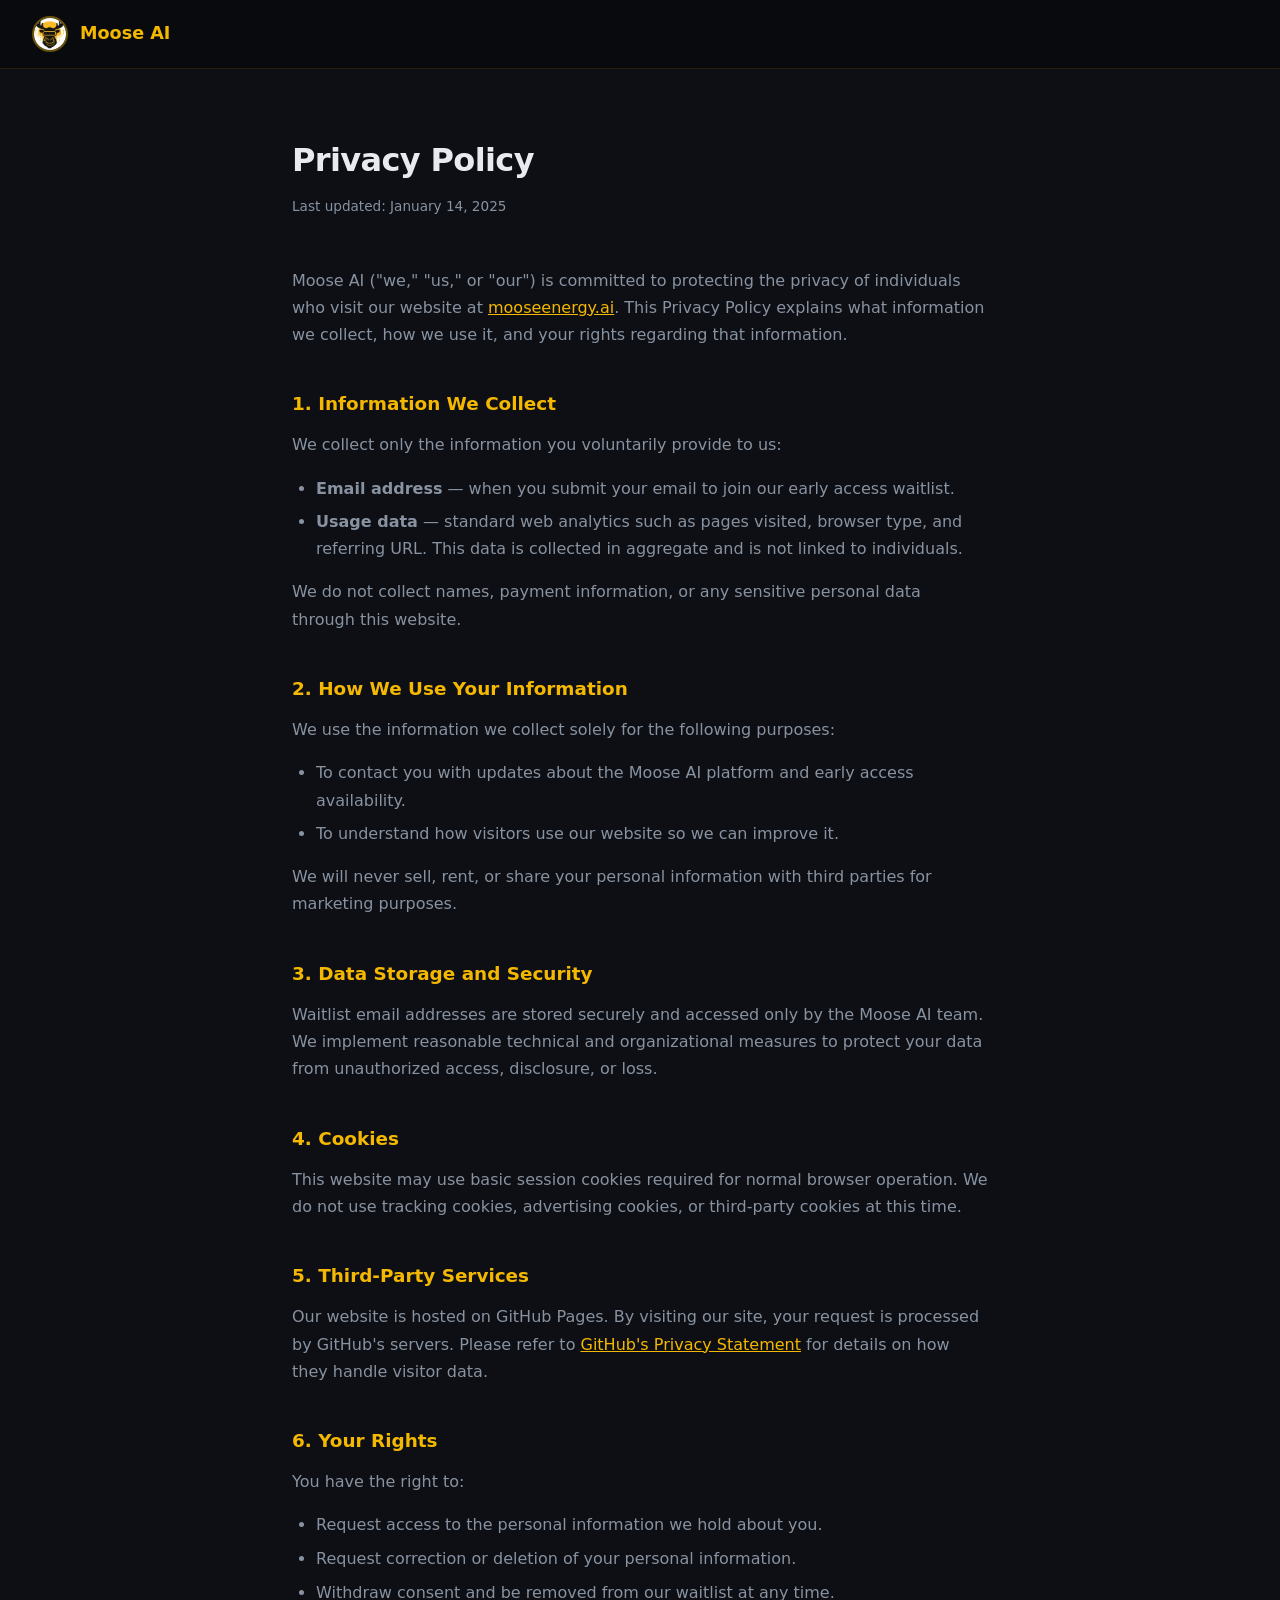
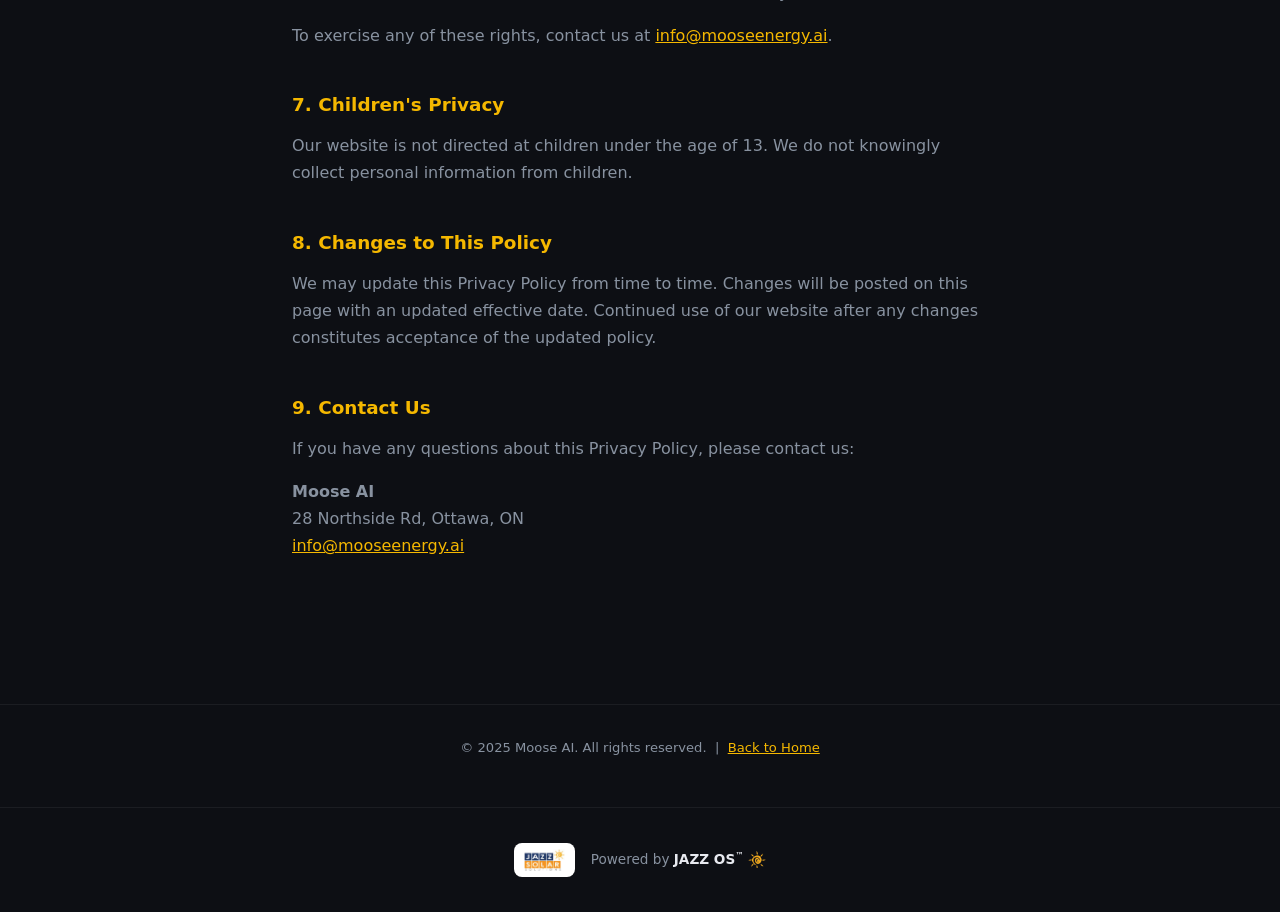
<file: privacy-policy.html>
<!DOCTYPE html>
<html lang="en">
<head>
  <meta charset="UTF-8" />
  <meta name="viewport" content="width=device-width, initial-scale=1.0" />
  <title>Privacy Policy — Moose AI</title>
  <link rel="icon" type="image/png" href="moose-logo.png" />
  <style>
    *, *::before, *::after { box-sizing: border-box; margin: 0; padding: 0; }
    :root { --gold: #F5B800; --dark: #0d0f14; --card-bg: #13161d; --text: #e8eaf0; --muted: #8892a0; }
    body { background: var(--dark); color: var(--text); font-family: 'Segoe UI', system-ui, sans-serif; line-height: 1.7; }

    nav {
      display: flex; align-items: center; justify-content: space-between;
      padding: 1rem 2rem;
      background: rgba(8,10,14,0.9);
      border-bottom: 1px solid rgba(245,184,0,0.12);
    }
    .nav-logo { display: flex; align-items: center; gap: 0.75rem; text-decoration: none; }
    .nav-logo img { height: 36px; width: 36px; object-fit: cover; border-radius: 50%; border: 2px solid rgba(245,184,0,0.4); }
    .nav-logo span { font-size: 1.1rem; font-weight: 700; color: var(--gold); }

    .content {
      max-width: 760px;
      margin: 4rem auto;
      padding: 0 2rem 4rem;
    }

    .content h1 {
      font-size: 2rem; font-weight: 800; letter-spacing: -0.02em;
      margin-bottom: 0.5rem;
    }

    .last-updated { color: var(--muted); font-size: 0.85rem; margin-bottom: 3rem; }

    h2 {
      font-size: 1.15rem; font-weight: 700;
      margin: 2.5rem 0 0.75rem;
      color: var(--gold);
    }

    p { color: var(--muted); margin-bottom: 1rem; }

    ul { color: var(--muted); padding-left: 1.5rem; margin-bottom: 1rem; }
    ul li { margin-bottom: 0.4rem; }

    a { color: var(--gold); }

    footer {
      text-align: center; padding: 2rem;
      border-top: 1px solid rgba(255,255,255,0.06);
      color: var(--muted); font-size: 0.82rem;
    }
  </style>
  <link rel="stylesheet" href="footer.css" />
</head>
<body>

<nav>
  <a href="index.html" class="nav-logo">
    <img src="moose-logo.png" alt="Moose AI" />
    <span>Moose AI</span>
  </a>
</nav>

<div class="content">
  <h1>Privacy Policy</h1>
  <p class="last-updated">Last updated: January 14, 2025</p>

  <p>Moose AI ("we," "us," or "our") is committed to protecting the privacy of individuals who visit our website at <a href="https://mooseenergy.ai">mooseenergy.ai</a>. This Privacy Policy explains what information we collect, how we use it, and your rights regarding that information.</p>

  <h2>1. Information We Collect</h2>
  <p>We collect only the information you voluntarily provide to us:</p>
  <ul>
    <li><strong>Email address</strong> — when you submit your email to join our early access waitlist.</li>
    <li><strong>Usage data</strong> — standard web analytics such as pages visited, browser type, and referring URL. This data is collected in aggregate and is not linked to individuals.</li>
  </ul>
  <p>We do not collect names, payment information, or any sensitive personal data through this website.</p>

  <h2>2. How We Use Your Information</h2>
  <p>We use the information we collect solely for the following purposes:</p>
  <ul>
    <li>To contact you with updates about the Moose AI platform and early access availability.</li>
    <li>To understand how visitors use our website so we can improve it.</li>
  </ul>
  <p>We will never sell, rent, or share your personal information with third parties for marketing purposes.</p>

  <h2>3. Data Storage and Security</h2>
  <p>Waitlist email addresses are stored securely and accessed only by the Moose AI team. We implement reasonable technical and organizational measures to protect your data from unauthorized access, disclosure, or loss.</p>

  <h2>4. Cookies</h2>
  <p>This website may use basic session cookies required for normal browser operation. We do not use tracking cookies, advertising cookies, or third-party cookies at this time.</p>

  <h2>5. Third-Party Services</h2>
  <p>Our website is hosted on GitHub Pages. By visiting our site, your request is processed by GitHub's servers. Please refer to <a href="https://docs.github.com/en/site-policy/privacy-policies/github-general-privacy-statement" target="_blank" rel="noopener">GitHub's Privacy Statement</a> for details on how they handle visitor data.</p>

  <h2>6. Your Rights</h2>
  <p>You have the right to:</p>
  <ul>
    <li>Request access to the personal information we hold about you.</li>
    <li>Request correction or deletion of your personal information.</li>
    <li>Withdraw consent and be removed from our waitlist at any time.</li>
  </ul>
  <p>To exercise any of these rights, contact us at <a href="mailto:info@mooseenergy.ai">info@mooseenergy.ai</a>.</p>

  <h2>7. Children's Privacy</h2>
  <p>Our website is not directed at children under the age of 13. We do not knowingly collect personal information from children.</p>

  <h2>8. Changes to This Policy</h2>
  <p>We may update this Privacy Policy from time to time. Changes will be posted on this page with an updated effective date. Continued use of our website after any changes constitutes acceptance of the updated policy.</p>

  <h2>9. Contact Us</h2>
  <p>If you have any questions about this Privacy Policy, please contact us:</p>
  <p>
    <strong>Moose AI</strong><br />
    28 Northside Rd, Ottawa, ON<br />
    <a href="mailto:info@mooseenergy.ai">info@mooseenergy.ai</a>
  </p>
</div>

<footer>
  &copy; 2025 Moose AI. All rights reserved. &nbsp;|&nbsp; <a href="index.html">Back to Home</a>
</footer>

<!-- JAZZ OS™ footer -->
<footer class="jazz-sitefoot">
  <img src="assets/jazz-logo.jpg" alt="JAZZ Solar Solutions" class="jazz-foot-logo" />
  <span>Powered by <strong>JAZZ&nbsp;OS<sup class="jazz-tm">™</sup></strong> <img src="assets/jazz-sun.png" class="jazz-os-sun" alt="" /></span>
</footer>

</body>
</html>
</file>
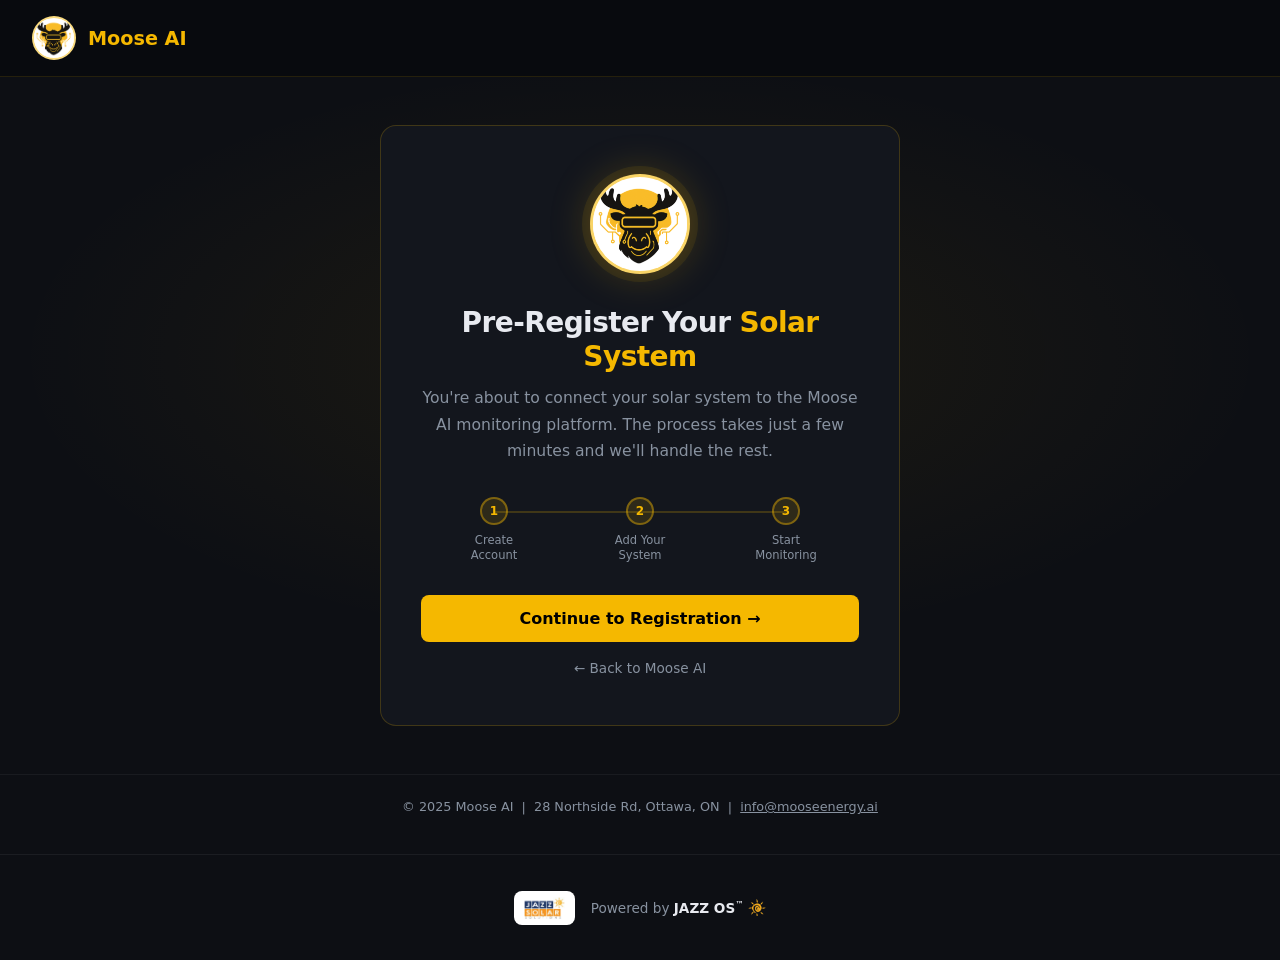
<file: register.html>
<!DOCTYPE html>
<html lang="en">
<head>
  <meta charset="UTF-8" />
  <meta name="viewport" content="width=device-width, initial-scale=1.0" />
  <title>Pre-Register Your System — Moose AI</title>
  <link rel="icon" type="image/png" href="moose-logo.png" />
  <style>
    *, *::before, *::after { box-sizing: border-box; margin: 0; padding: 0; }
    :root { --gold: #F5B800; --dark: #0d0f14; --darker: #080a0e; --card-bg: #13161d; --text: #e8eaf0; --muted: #8892a0; }

    body {
      background: var(--dark);
      color: var(--text);
      font-family: 'Segoe UI', system-ui, -apple-system, sans-serif;
      min-height: 100vh;
      display: flex;
      flex-direction: column;
    }

    nav {
      display: flex;
      align-items: center;
      justify-content: space-between;
      padding: 1rem 2rem;
      background: rgba(8,10,14,0.9);
      border-bottom: 1px solid rgba(245,184,0,0.12);
    }

    .nav-logo {
      display: flex;
      align-items: center;
      gap: 0.75rem;
      text-decoration: none;
    }

    .nav-logo img {
      height: 44px;
      width: 44px;
      object-fit: contain;
      background: #fff;
      border-radius: 50%;
      border: 2px solid rgba(245,184,0,0.5);
    }

    .nav-logo span {
      font-size: 1.2rem;
      font-weight: 700;
      color: var(--gold);
    }

    .main {
      flex: 1;
      display: flex;
      align-items: center;
      justify-content: center;
      padding: 3rem 2rem;
      position: relative;
      overflow: hidden;
    }

    .main::before {
      content: '';
      position: absolute;
      inset: 0;
      background: radial-gradient(ellipse 70% 60% at 50% 40%, rgba(245,184,0,0.07) 0%, transparent 70%);
      pointer-events: none;
    }

    .card {
      background: var(--card-bg);
      border: 1px solid rgba(245,184,0,0.2);
      border-radius: 16px;
      padding: 3rem 2.5rem;
      max-width: 520px;
      width: 100%;
      text-align: center;
      position: relative;
    }

    .card-logo {
      width: 100px;
      height: 100px;
      object-fit: contain;
      background: #fff;
      border-radius: 50%;
      border: 3px solid rgba(245,184,0,0.6);
      box-shadow:
        0 0 0 8px rgba(245,184,0,0.08),
        0 0 40px rgba(245,184,0,0.25);
      margin-bottom: 1.75rem;
    }

    .card h1 {
      font-size: 1.75rem;
      font-weight: 800;
      letter-spacing: -0.02em;
      margin-bottom: 0.75rem;
      line-height: 1.2;
    }

    .card h1 span { color: var(--gold); }

    .card p {
      color: var(--muted);
      font-size: 0.975rem;
      line-height: 1.7;
      margin-bottom: 2rem;
    }

    .steps-mini {
      display: flex;
      justify-content: center;
      gap: 0;
      margin-bottom: 2rem;
    }

    .step-mini {
      display: flex;
      flex-direction: column;
      align-items: center;
      flex: 1;
      position: relative;
    }

    .step-mini:not(:last-child)::after {
      content: '';
      position: absolute;
      top: 14px;
      left: 50%;
      width: 100%;
      height: 2px;
      background: rgba(245,184,0,0.2);
    }

    .step-mini-dot {
      width: 28px;
      height: 28px;
      border-radius: 50%;
      background: rgba(245,184,0,0.12);
      border: 2px solid rgba(245,184,0,0.4);
      display: flex;
      align-items: center;
      justify-content: center;
      font-size: 0.75rem;
      font-weight: 700;
      color: var(--gold);
      margin-bottom: 0.5rem;
      position: relative;
      z-index: 1;
    }

    .step-mini-label {
      font-size: 0.72rem;
      color: var(--muted);
      text-align: center;
      line-height: 1.3;
    }

    .btn-register {
      display: inline-block;
      background: var(--gold);
      color: #000;
      font-weight: 700;
      font-size: 1rem;
      padding: 0.9rem 2.5rem;
      border-radius: 8px;
      text-decoration: none;
      width: 100%;
      transition: opacity 0.2s, transform 0.2s;
      margin-bottom: 1rem;
    }

    .btn-register:hover { opacity: 0.88; transform: translateY(-1px); }

    .back-link {
      display: inline-block;
      color: var(--muted);
      font-size: 0.85rem;
      text-decoration: none;
      transition: color 0.2s;
    }

    .back-link:hover { color: var(--gold); }

    footer {
      text-align: center;
      padding: 1.5rem 2rem;
      border-top: 1px solid rgba(255,255,255,0.05);
      color: var(--muted);
      font-size: 0.8rem;
    }
  </style>
  <link rel="stylesheet" href="footer.css" />
</head>
<body>

  <nav>
    <a href="index.html" class="nav-logo">
      <img src="moose-logo.png" alt="Moose AI" />
      <span>Moose AI</span>
    </a>
  </nav>

  <main class="main">
    <div class="card">
      <img src="moose-logo.png" alt="Moose AI" class="card-logo" />
      <h1>Pre-Register Your <span>Solar System</span></h1>
      <p>You're about to connect your solar system to the Moose AI monitoring platform. The process takes just a few minutes and we'll handle the rest.</p>

      <div class="steps-mini">
        <div class="step-mini">
          <div class="step-mini-dot">1</div>
          <div class="step-mini-label">Create<br/>Account</div>
        </div>
        <div class="step-mini">
          <div class="step-mini-dot">2</div>
          <div class="step-mini-label">Add Your<br/>System</div>
        </div>
        <div class="step-mini">
          <div class="step-mini-dot">3</div>
          <div class="step-mini-label">Start<br/>Monitoring</div>
        </div>
      </div>

      <a href="https://onboarding.mooose.ai/login?from_url=https%3A%2F%2Fonboarding.mooose.ai%2F" class="btn-register" target="_blank">
        Continue to Registration &rarr;
      </a>
      <a href="index.html" class="back-link">← Back to Moose AI</a>
    </div>
  </main>

  <footer>
    &copy; 2025 Moose AI &nbsp;|&nbsp; 28 Northside Rd, Ottawa, ON &nbsp;|&nbsp; <a href="mailto:info@mooseenergy.ai" style="color:inherit">info@mooseenergy.ai</a>
  </footer>

  <!-- JAZZ OS™ footer -->
  <footer class="jazz-sitefoot">
    <img src="assets/jazz-logo.jpg" alt="JAZZ Solar Solutions" class="jazz-foot-logo" />
    <span>Powered by <strong>JAZZ&nbsp;OS<sup class="jazz-tm">™</sup></strong> <img src="assets/jazz-sun.png" class="jazz-os-sun" alt="" /></span>
  </footer>

</body>
</html>
</file>
<file: footer.css>
/* JAZZ OS™ footer — shared brand strip across JAZZ projects.
   Self-contained: classes namespaced .jazz-* to avoid clashes.
   Colors adapted here for the Moose AI dark theme (originals are
   navy/cream for light backgrounds). */

.jazz-sitefoot {
  display: flex;
  align-items: center;
  gap: 1rem;
  justify-content: center;
  flex-wrap: wrap;
  text-align: center;
  padding: 2.2rem 1.4rem;
  margin-top: 1rem;
  border-top: 1px solid rgba(255, 255, 255, 0.06);
  color: #8892a0;
  font-size: 0.85rem;
  font-family: 'Inter', system-ui, -apple-system, 'Segoe UI', Roboto, sans-serif;
}

.jazz-sitefoot .jazz-foot-logo {
  height: 34px;
  width: auto;
  background: #fff;
  padding: 5px 9px;
  border-radius: 8px;
  border: 1px solid rgba(255, 255, 255, 0.12);
}

.jazz-sitefoot strong { color: #e8eaf0; font-weight: 700; }

.jazz-sitefoot .jazz-tm { font-size: 0.6em; vertical-align: super; font-weight: 700; }

.jazz-sitefoot .jazz-os-sun { height: 1.25em; width: auto; vertical-align: -0.24em; }
</file>
